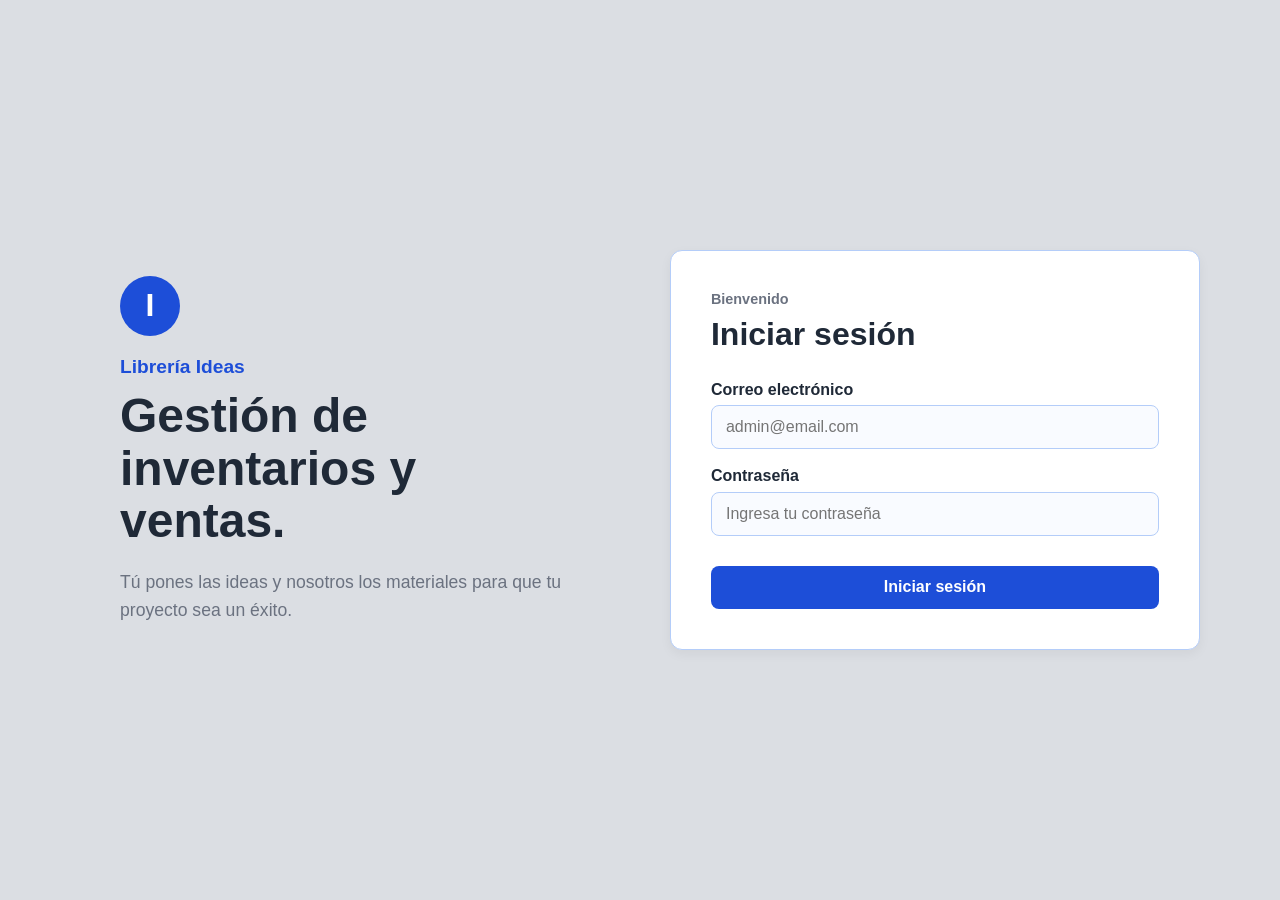
<file: index.html>
<!DOCTYPE html>
<html lang="es">
<head>
    <meta charset="UTF-8">
    <meta name="viewport" content="width=device-width, initial-scale=1.0">
    <title>Librería Ideas | Login</title>
    <link rel="stylesheet" href="./css/normalize.css" />
    <link rel="stylesheet" href="./css/style.css" />
</head>
<body>
    <div class="login-page">
        <div class="banner">
            <div class="banner-logo">I</div>
            <p class="banner-title">Librería Ideas</p>
            <h1>Gestión de inventarios y ventas.</h1>
            <p class="banner-text">
                Tú pones las ideas y nosotros los materiales para que tu proyecto sea un éxito.
            </p>
        </div>
        <div class="login-form">
            <p class="welcome">Bienvenido</p>
            <h2>Iniciar sesión</h2>

            <form action="dashboard.html" method="get" class="form-login">
                <div>
                    <label>Correo electrónico</label>
                    <input type="email" name="email" placeholder="admin@email.com" required autocomplete="email">
                </div>

                <div>
                    <label>Contraseña</label>
                    <input type="password" name="password" placeholder="Ingresa tu contraseña" required autocomplete="current-password">
                </div>

                <button type="submit">Iniciar sesión</button>
            </form>
        </div>
    </div>
</body>
</html>
</file>
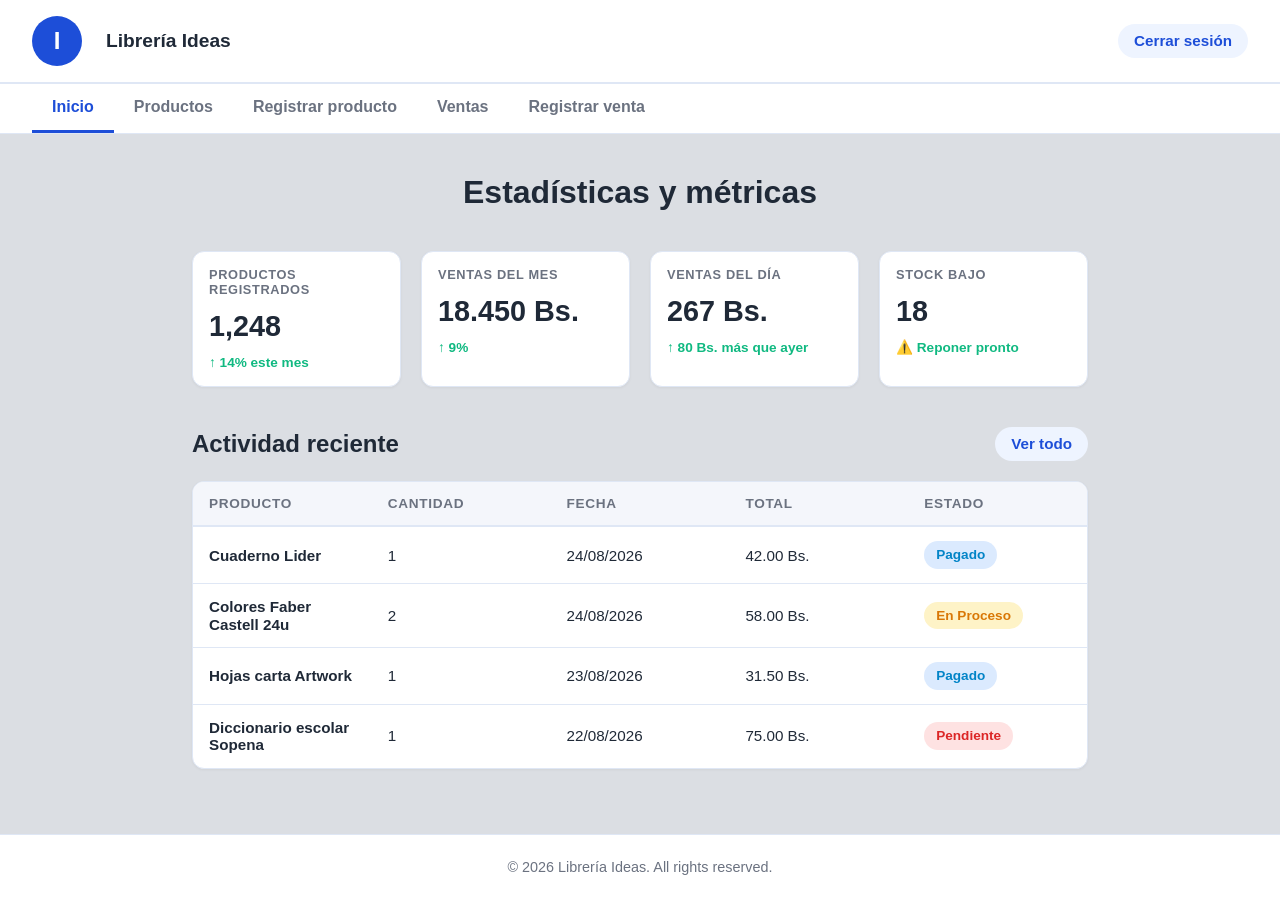
<file: dashboard.html>
<!DOCTYPE html>
<html lang="es">

<head>
  <meta charset="UTF-8">
  <meta name="viewport" content="width=device-width, initial-scale=1.0">
  <title>Librería Ideas | Dashboard</title>
  <link rel="stylesheet" href="./css/normalize.css" />
  <link rel="stylesheet" href="./css/style.css" />
</head>

<body>
  <header>
    <div class="top-bar">
      <div class="banner-logo">I</div>
      <span>Librería Ideas</span>
      <a href="index.html" class="sale-link">Cerrar sesión</a>
    </div>
    <nav>
      <a class="active" href="dashboard.html">Inicio</a>
      <a href="pages/productos.html">Productos</a>
      <a href="pages/add-producto.html">Registrar producto</a>
      <a href="pages/ventas.html">Ventas</a>
      <a href="pages/add-venta.html">Registrar venta</a>
    </nav>

  </header>
  <main>
    <div class="content-header">
      <h2>Estadísticas y métricas</h2>
    </div>

    <section class="content-grid">
      <div class="card-metric">
        <div class="label">Productos registrados</div>
        <div class="value metric-products">1,248</div>
        <div class="trend">↑ 14% este mes</div>
      </div>

      <div class="card-metric">
        <div class="label">Ventas del mes</div>
        <div class="value metric-month-sales">18.450 Bs.</div>
        <div class="trend">↑ 9%</div>
      </div>

      <div class="card-metric">
        <div class="label">Ventas del día</div>
        <div class="value metric-day-sales">267 Bs.</div>
        <div class="trend">↑ 80 Bs. más que ayer</div>
      </div>

      <div class="card-metric">
        <div class="label">Stock bajo</div>
        <div class="value metric-low-stock">18</div>
        <div class="trend">⚠️ Reponer pronto</div>
      </div>
    </section>

    <section class="table">
      <div class="table-panel">
        <div class="table-header">
          <h3>Actividad reciente</h3>
          <a href="pages/ventas.html" class="sale-link">Ver todo</a>
        </div>

        <div class="table-wrap">
          <table>
            <thead>
              <tr>
                <th>Producto</th>
                <th>Cantidad</th>
                <th>Fecha</th>
                <th>Total</th>
                <th>Estado</th>
              </tr>
            </thead>
            <tbody>

            </tbody>
          </table>
        </div>
      </div>
    </section>
  </main>
  <footer>
    <p>&copy; 2026 Librería Ideas. All rights reserved.</p>
  </footer>
  <script src="./js/ideas.js"></script>
</body>
</file>
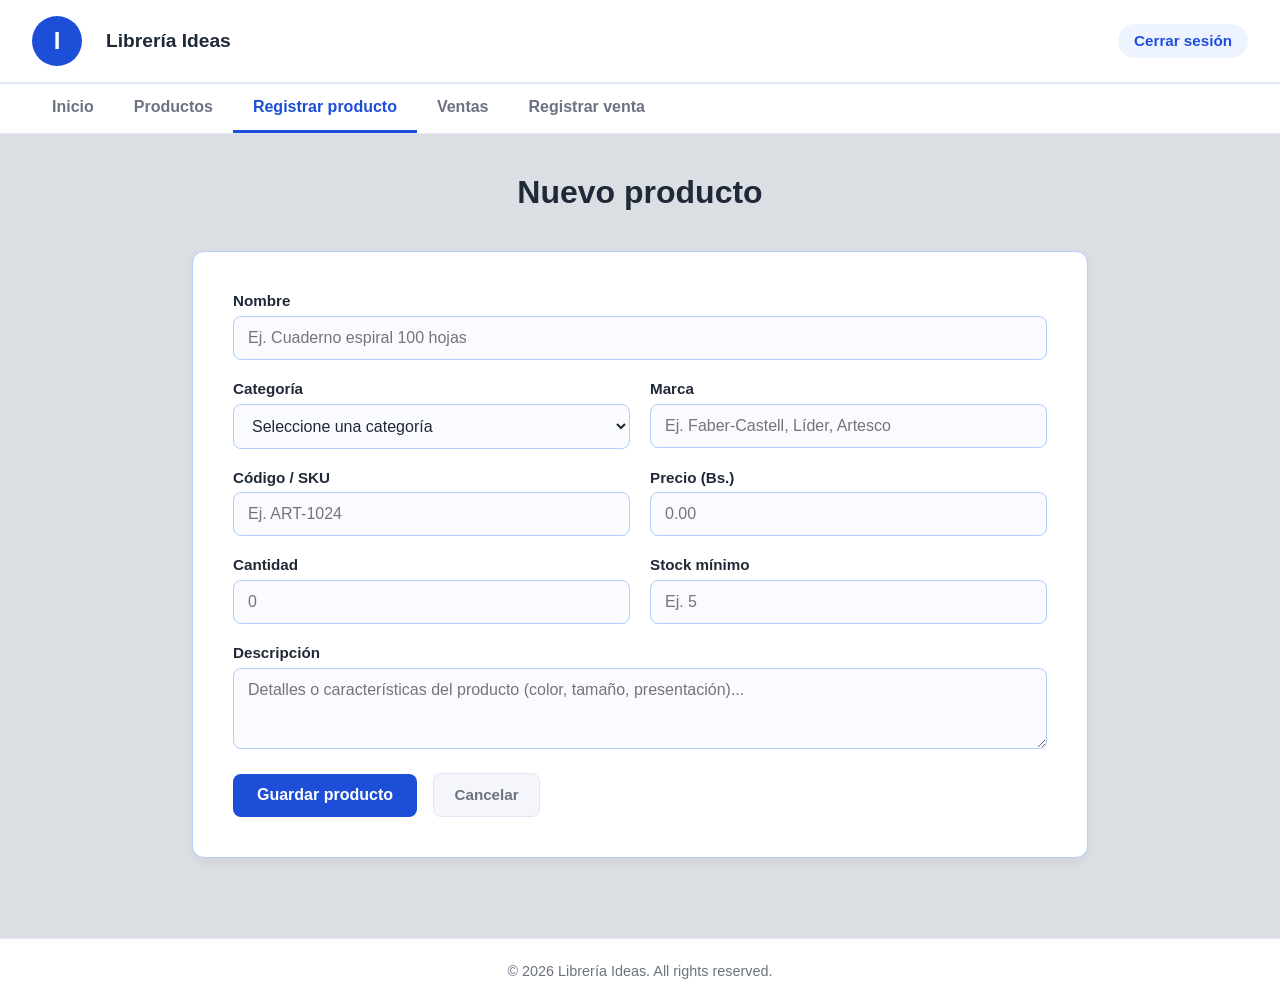
<file: pages/add-producto.html>
<!DOCTYPE html>
<html lang="es">

<head>
    <meta charset="UTF-8">
    <meta name="viewport" content="width=device-width, initial-scale=1.0">
    <title>Librería Ideas | Registrar Producto</title>
    <link rel="stylesheet" href="../css/normalize.css" />
    <link rel="stylesheet" href="../css/style.css" />
</head>

<body>
    <header>
        <div class="top-bar">
            <div class="banner-logo">I</div>
            <span>Librería Ideas</span>
            <a href="../index.html" class="sale-link">Cerrar sesión</a>
        </div>
        <nav>
            <a href="../dashboard.html">Inicio</a>
            <a href="productos.html">Productos</a>
            <a class="active" href="add-producto.html">Registrar producto</a>
            <a href="ventas.html">Ventas</a>
            <a href="add-venta.html">Registrar venta</a>
        </nav>

    </header>
    <main>
        <div class="content-header">
            <h2>Nuevo producto</h2>
        </div>

        <div class="form-register">
            <form class="form-add-product" action="productos.html" method="get">
                <div class="full-width">
                    <label>Nombre</label>
                    <input type="text" name="name" placeholder="Ej. Cuaderno espiral 100 hojas" required>
                </div>
                <div>
                    <label>Categoría</label>
                    <select name="category" required>
                        <option value="" disabled selected>Seleccione una categoría</option>
                        <option value="books">Cuadernos y Papelería</option>
                        <option value="pencils">Escritura y Colores</option>
                        <option value="paint">Arte y Manualidades</option>
                        <option value="geometry">Reglas y Geometría</option>
                        <option value="glues">Pegamentos y Tijeras</option>
                        <option value="bags">Mochilas y Estuches</option>
                        <option value="others">Otros útiles</option>
                    </select>
                </div>

                <div>
                    <label>Marca</label>
                    <input type="text" name="brand" placeholder="Ej. Faber-Castell, Líder, Artesco">
                </div>
                <div>
                    <label>Código / SKU</label>
                    <input type="text" name="sku" placeholder="Ej. ART-1024">
                </div>
                <div>
                    <label>Precio (Bs.)</label>
                    <input type="number" name="price" step="0.50" min="0" placeholder="0.00" required>
                </div>
                <div>
                    <label>Cantidad</label>
                    <input type="number" name="stock" min="0" placeholder="0" required>
                </div>

                <div>
                    <label>Stock mínimo</label>
                    <input type="number" name="min_stock" min="1" placeholder="Ej. 5">
                </div>

                <div class="full-width">
                    <label>Descripción</label>
                    <textarea name="description" rows="3"
                        placeholder="Detalles o características del producto (color, tamaño, presentación)..."></textarea>
                </div>

                <!-- Acciones del formulario -->
                <div class="full-width">
                    <button type="submit">Guardar producto</button>
                    <a href="productos.html">Cancelar</a>
                </div>
            </form>
        </div>
    </main>

    <footer>
        <p>&copy; 2026 Librería Ideas. All rights reserved.</p>
    </footer>

    <script src="../js/ideas.js"></script>
</body>

</html>
</file>
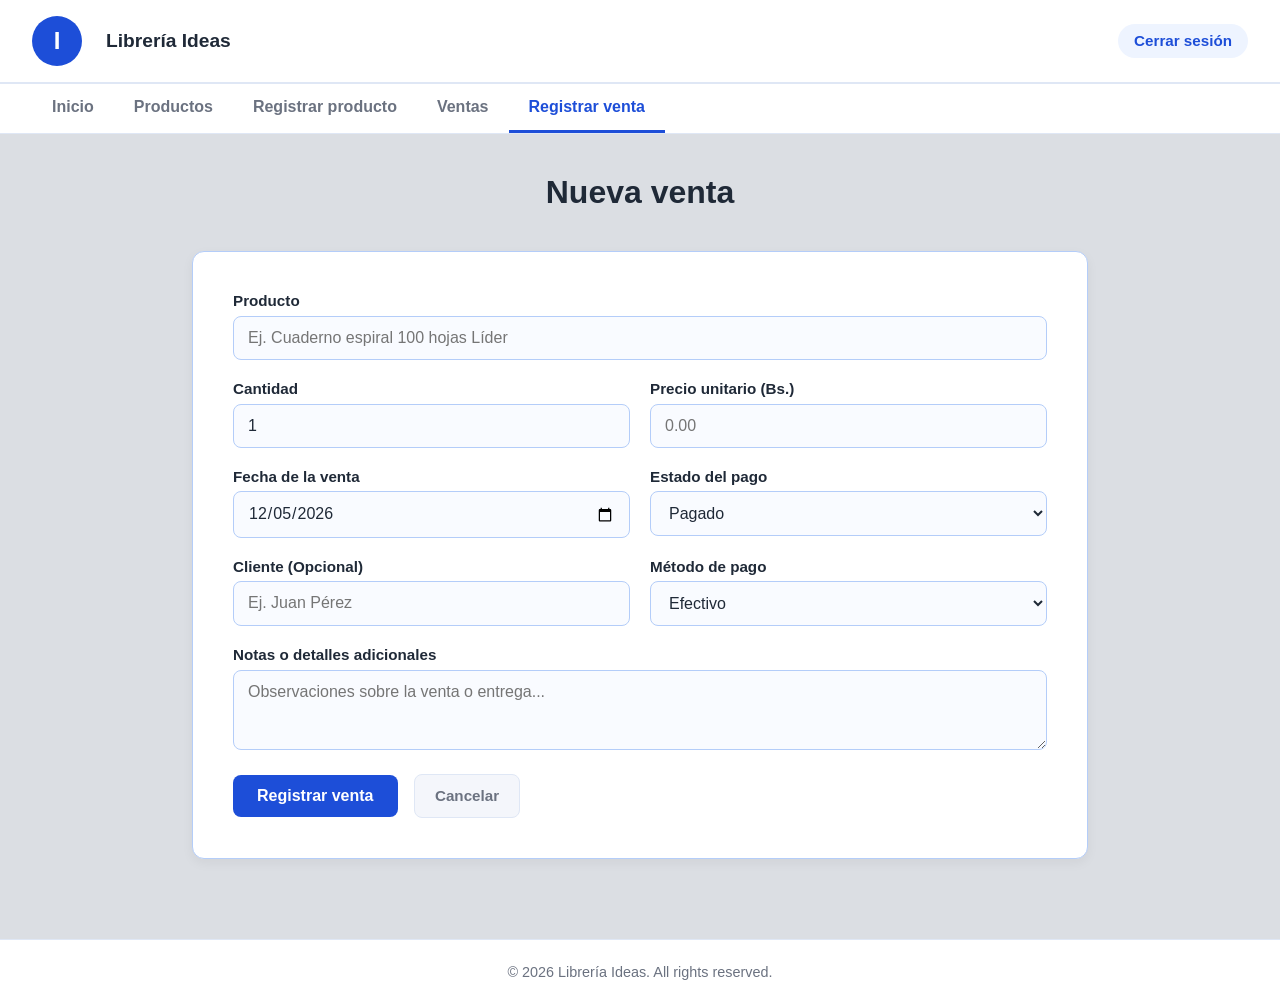
<file: pages/add-venta.html>
<!DOCTYPE html>
<html lang="es">

<head>
    <meta charset="UTF-8">
    <meta name="viewport" content="width=device-width, initial-scale=1.0">
    <title>Librería Ideas | Registrar Venta</title>
    <link rel="stylesheet" href="../css/normalize.css" />
    <link rel="stylesheet" href="../css/style.css" />
</head>

<body>
    <header>
        <div class="top-bar">
            <div class="banner-logo">I</div>
            <span>Librería Ideas</span>
            <a href="../index.html" class="sale-link">Cerrar sesión</a>
        </div>
        <nav>
            <a href="../dashboard.html">Inicio</a>
            <a href="productos.html">Productos</a>
            <a href="add-producto.html">Registrar producto</a>
            <a href="ventas.html">Ventas</a>
            <a class="active" href="add-venta.html">Registrar venta</a>
        </nav>

    </header>
    <main>
        <div class="content-header">
            <h2>Nueva venta</h2>
        </div>

        <div class="form-register">
            <form class="form-add-sale" action="ventas.html" method="get">
                <div class="full-width">
                    <label>Producto</label>
                    <input type="text" name="product" placeholder="Ej. Cuaderno espiral 100 hojas Líder"
                        required>
                </div>

                <div>
                    <label>Cantidad</label>
                    <input type="number" name="quantity" min="1" value="1" placeholder="1" required>
                </div>

                <div>
                    <label>Precio unitario (Bs.)</label>
                    <input type="number" name="price" step="0.50" min="0" placeholder="0.00" required>
                </div>

                <div>
                    <label>Fecha de la venta</label>
                    <input type="date" name="date" required>
                </div>

                <div>
                    <label>Estado del pago</label>
                    <select name="status" required>
                        <option value="ok" selected>Pagado</option>
                        <option value="warn">En proceso</option>
                        <option value="danger">Pendiente</option>
                    </select>
                </div>

                <div>
                    <label>Cliente (Opcional)</label>
                    <input type="text" name="customer" placeholder="Ej. Juan Pérez">
                </div>

                <div>
                    <label>Método de pago</label>
                    <select name="payment_method">
                        <option value="efectivo" selected>Efectivo</option>
                        <option value="qr">Transferencia / QR</option>
                        <option value="tarjeta">Tarjeta Débito/Crédito</option>
                    </select>
                </div>

                <div class="full-width">
                    <label>Notas o detalles adicionales</label>
                    <textarea name="notes" rows="2"
                        placeholder="Observaciones sobre la venta o entrega..."></textarea>
                </div>

                <!-- Acciones del formulario -->
                <div class="full-width">
                    <button type="submit">Registrar venta</button>
                    <a href="ventas.html">Cancelar</a>
                </div>
            </form>
        </div>
    </main>

    <footer>
        <p>&copy; 2026 Librería Ideas. All rights reserved.</p>
    </footer>

    <script src="../js/ideas.js"></script>
</body>

</html>
</file>
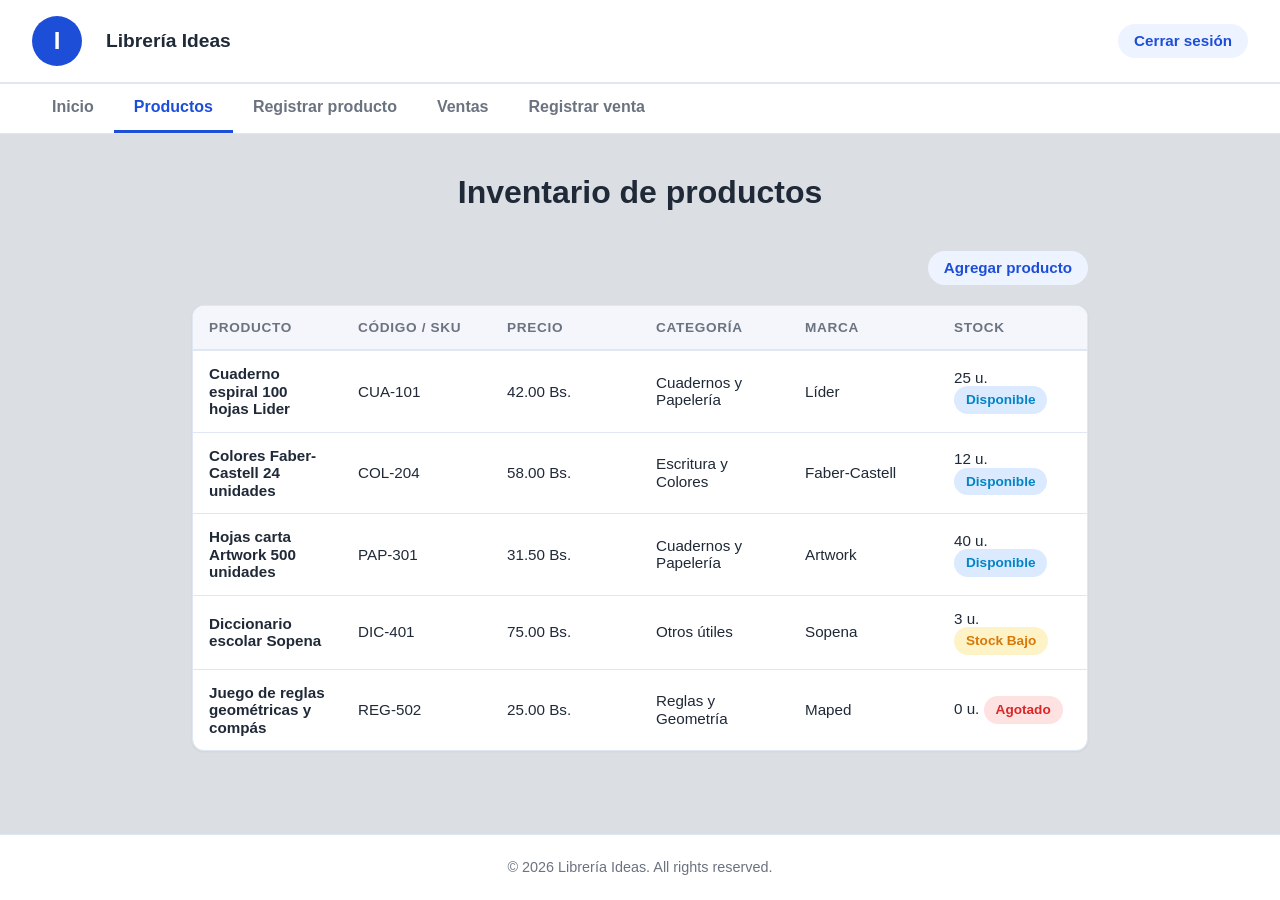
<file: pages/productos.html>
<!DOCTYPE html>
<html lang="es">

<head>
  <meta charset="UTF-8">
  <meta name="viewport" content="width=device-width, initial-scale=1.0">
  <title>Librería Ideas | Productos</title>
  <link rel="stylesheet" href="../css/normalize.css" />
  <link rel="stylesheet" href="../css/style.css" />
</head>

<body>
  <header>
    <div class="top-bar">
      <div class="banner-logo">I</div>
      <span>Librería Ideas</span>
      <a href="../index.html" class="sale-link">Cerrar sesión</a>
    </div>
    <nav>
      <a href="../dashboard.html">Inicio</a>
      <a class="active" href="productos.html">Productos</a>
      <a href="add-producto.html">Registrar producto</a>
      <a href="ventas.html">Ventas</a>
      <a href="add-venta.html">Registrar venta</a>
    </nav>

  </header>
  <main>
    <div class="content-header">
      <h2>Inventario de productos</h2>
    </div>

    <section class="table">
      <div class="table-panel">
        <div class="table-header">
          <a href="add-producto.html" class="sale-link">Agregar producto</a>
        </div>

        <div class="table-wrap">
          <table>
            <thead>
              <tr>
                <th>Producto</th>
                <th>Código / SKU</th>
                <th>Precio</th>
                <th>Categoría</th>
                <th>Marca</th>
                <th>Stock</th>
              </tr>
            </thead>
            <tbody>

            </tbody>
          </table>
        </div>
      </div>
    </section>
  </main>
  <footer>
    <p>&copy; 2026 Librería Ideas. All rights reserved.</p>
  </footer>
  <script src="../js/ideas.js"></script>
</body>

</html>
</file>
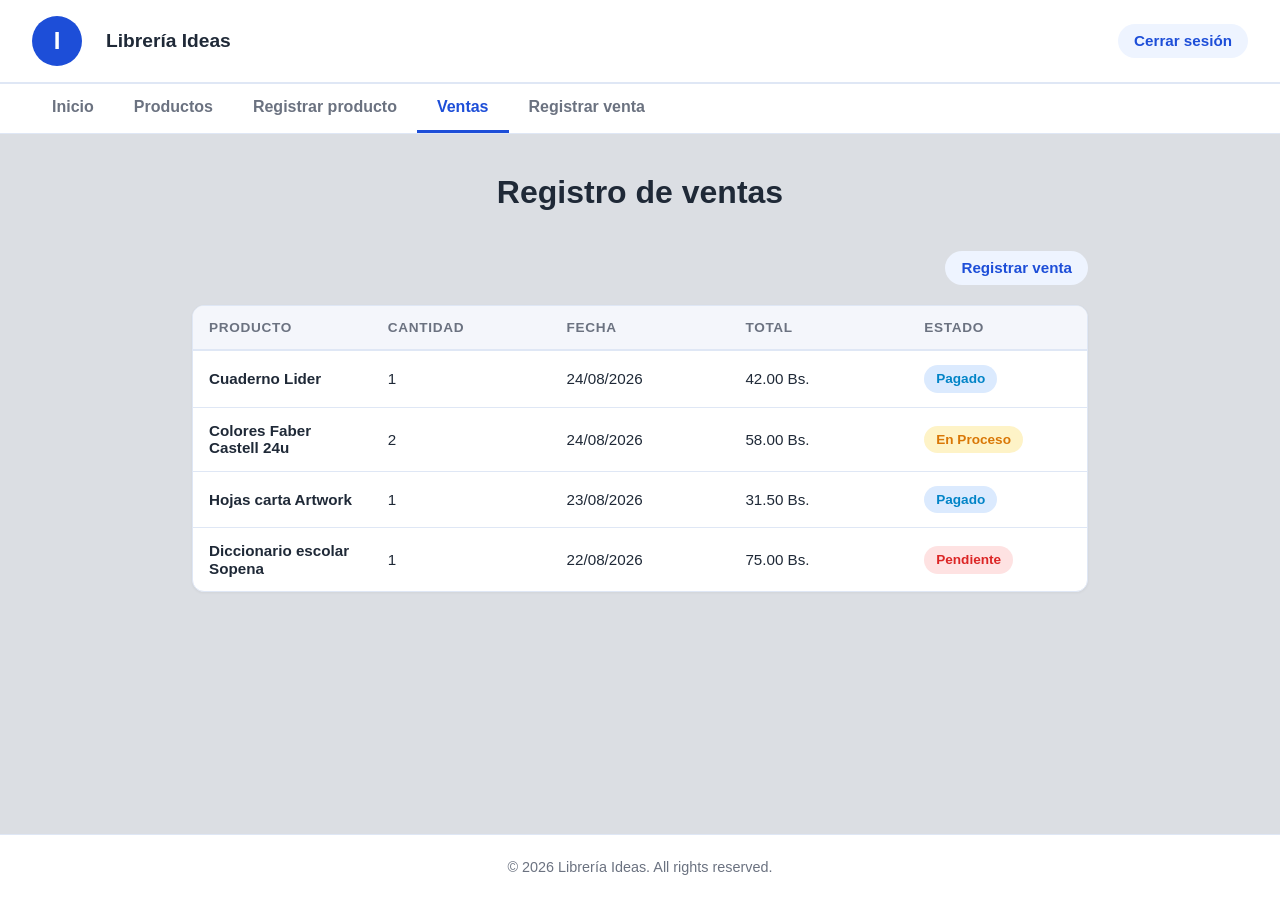
<file: pages/ventas.html>
<!DOCTYPE html>
<html lang="es">

<head>
    <meta charset="UTF-8">
    <meta name="viewport" content="width=device-width, initial-scale=1.0">
    <title>Librería Ideas | Ventas</title>
    <link rel="stylesheet" href="../css/normalize.css" />
    <link rel="stylesheet" href="../css/style.css" />
</head>

<body>
    <header>
        <div class="top-bar">
            <div class="banner-logo">I</div>
            <span>Librería Ideas</span>
            <a href="../index.html" class="sale-link">Cerrar sesión</a>
        </div>
        <nav>
            <a href="../dashboard.html">Inicio</a>
            <a href="productos.html">Productos</a>
            <a href="add-producto.html">Registrar producto</a>
            <a class="active" href="ventas.html">Ventas</a>
            <a href="add-venta.html">Registrar venta</a>
        </nav>

    </header>
    <main>
        <div class="content-header">
            <h2>Registro de ventas</h2>
        </div>

        <section class="table">
            <div class="table-panel">
                <div class="table-header">
                    <a href="add-venta.html" class="sale-link">Registrar venta</a>
                </div>

                <div class="table-wrap">
                    <table>
                        <thead>
                            <tr>
                                <th>Producto</th>
                                <th>Cantidad</th>
                                <th>Fecha</th>
                                <th>Total</th>
                                <th>Estado</th>
                            </tr>
                        </thead>
                        <tbody>

                        </tbody>
                    </table>
                </div>
            </div>
        </section>
    </main>
    <footer>
        <p>&copy; 2026 Librería Ideas. All rights reserved.</p>
    </footer>
    <script src="../js/ideas.js"></script>
</body>

</html>
</file>
<file: css/style.css>
:root {
  --color-primary: #1d4ed8;
  --color-primary-dark: #163cad;
  --color-primary-light: #eef4ff;
  --color-primary-hover: #e0f2fe;
  --color-bg: #dbdee3;
  --color-surface: #ffffff;
  --color-surface-alt: #f9fbff;
  --color-surface-table: #f4f6fb;
  --color-border: #dfe7f5;
  --color-border-input: #b4cdf9;
  --color-text: #1f2937;
  --color-text-muted: #6b7280;
  --color-success: #10b981;
  --color-success-bg: #dbeafe;
  --color-success-text: #0284c7;
  --color-warning: #d97706;
  --color-warning-bg: #fef3c7;
  --color-warning-text: #d97706;
  --color-danger: #dc2626;
  --color-danger-bg: #fee2e2;
  --color-danger-text: #dc2626;
  --radius-card: 12px;
  --radius-btn: 8px;
  --radius-pill: 20px;
  --shadow-sm: 0 1px 3px rgba(0, 0, 0, 0.05);
  --shadow-md: 0 4px 12px rgba(0, 0, 0, 0.05);
}

* {
  box-sizing: border-box;
}

body {
  margin: 0;
  font-family: Arial, sans-serif;
  background: var(--color-bg);
  color: var(--color-text);
  min-height: 100vh;
  display: flex;
  flex-direction: column;
}

main {
  flex: 1;
  padding-bottom: 40px;
}

.login-page {
  min-height: 100vh;
  display: flex;
  align-items: center;
  justify-content: space-between;
  gap: 60px;
  padding: 40px 80px;
}

.banner {
  width: 50%;
  padding: 40px;
  color: var(--color-text);
}

.banner-logo {
  width: 60px;
  height: 60px;
  display: flex;
  align-items: center;
  justify-content: center;
  border-radius: 50%;
  background: var(--color-primary);
  color: #ffffff;
  font-size: 2rem;
  font-weight: bold;
}

.banner-title {
  margin: 20px 0 12px;
  color: var(--color-primary);
  font-size: 1.2rem;
  font-weight: bold;
}

.banner h1 {
  max-width: 500px;
  margin: 0 0 20px;
  font-size: 3rem;
  line-height: 1.1;
}

.banner-text {
  max-width: 480px;
  margin: 0;
  color: var(--color-text-muted);
  font-size: 1.1rem;
  line-height: 1.6;
}

.login-form {
  width: 50%;
  padding: 40px;
  background: var(--color-surface);
  border-radius: var(--radius-card);
  border: 1px solid var(--color-border-input);
  box-shadow: var(--shadow-md);
}

.welcome {
  margin: 0 0 8px;
  color: var(--color-text-muted);
  font-size: 0.9rem;
  font-weight: bold;
}

.login-form h2 {
  margin: 0 0 28px;
  font-size: 2rem;
  color: var(--color-text);
}

.login-form form {
  display: flex;
  flex-direction: column;
  gap: 18px;
}

.login-form label {
  display: block;
  font-weight: 700;
  color: var(--color-text);
  margin-bottom: 6px;
}

.login-form input {
  width: 100%;
  padding: 12px 14px;
  border: 1px solid var(--color-border-input);
  border-radius: var(--radius-btn);
  background: var(--color-surface-alt);
  font-size: 1rem;
  font-family: inherit;
  color: var(--color-text);
  transition: border-color 0.2s ease, background-color 0.2s ease;
}

.login-form input:focus {
  outline: none;
  border-color: var(--color-primary);
  background: var(--color-surface);
}

.login-form button {
  width: 100%;
  padding: 12px 18px;
  border: none;
  border-radius: var(--radius-btn);
  background: var(--color-primary);
  color: #ffffff;
  font-weight: 700;
  font-size: 1rem;
  cursor: pointer;
  margin-top: 12px;
  transition: background-color 0.2s ease;
}

.login-form button:hover {
  background: var(--color-primary-dark);
}

header {
  background: var(--color-surface);
  border-bottom: 1px solid var(--color-border);
}

.top-bar {
  display: flex;
  align-items: center;
  justify-content: space-between;
  padding: 16px 32px;
  gap: 24px;
}

.top-bar .banner-logo {
  width: 50px;
  height: 50px;
  border-radius: 50%;
  background: var(--color-primary);
  color: #ffffff;
  font-size: 1.5rem;
  font-weight: bold;
  display: flex;
  align-items: center;
  justify-content: center;
  flex-shrink: 0;
}

.top-bar span {
  font-size: 1.2rem;
  font-weight: 700;
  color: var(--color-text);
}

nav {
  display: flex;
  gap: 0;
  padding: 0 32px;
  border-top: 2px solid var(--color-border);
}

nav a {
  padding: 14px 20px;
  text-decoration: none;
  color: var(--color-text-muted);
  font-weight: 600;
  border-bottom: 3px solid transparent;
  transition: all 0.2s ease;
  cursor: pointer;
}

nav a:hover {
  color: var(--color-primary);
  border-bottom-color: var(--color-primary);
}

nav a.active {
  color: var(--color-primary);
  border-bottom-color: var(--color-primary);
}

.sale-link {
  margin-left: auto;
  padding: 8px 16px;
  background: var(--color-primary-light);
  border-radius: var(--radius-pill);
  color: var(--color-primary);
  font-weight: 600;
  font-size: 0.95rem;
  text-decoration: none;
  transition: all 0.2s ease;
  display: inline-flex;
  align-items: center;
  justify-content: center;
}

.sale-link:hover {
  background-color: var(--color-primary-hover);
  color: var(--color-primary);
}

.content-header {
  text-align: center;
  margin-top: 40px;
  margin-bottom: 40px;
}

.content-header h2 {
  margin: 0;
  font-size: 2rem;
  color: var(--color-text);
}

.content-grid {
  display: grid;
  grid-template-columns: repeat(4, 1fr);
  gap: 20px;
  width: 70%;
  margin: 0 auto 40px auto;
}

.card-metric {
  display: flex;
  flex-direction: column;
  gap: 12px;
  padding: 16px;
  background: var(--color-surface);
  border: 1px solid var(--color-border);
  border-radius: var(--radius-card);
  box-shadow: var(--shadow-sm);
}

.card-metric .label {
  font-size: 0.8rem;
  color: var(--color-text-muted);
  font-weight: 600;
  text-transform: uppercase;
  letter-spacing: 0.05em;
}

.card-metric .value {
  font-size: 1.8rem;
  font-weight: 700;
  color: var(--color-text);
}

.card-metric .trend {
  font-size: 0.85rem;
  color: var(--color-success);
  font-weight: 600;
}

.table-panel {
  width: 70%;
  margin: 0 auto;
}

.table-header {
  display: flex;
  align-items: center;
  justify-content: space-between;
  margin-bottom: 20px;
}

.table-header h3 {
  margin: 0;
  font-size: 1.5rem;
  color: var(--color-text);
}

.table-wrap {
  background: var(--color-surface);
  border-radius: var(--radius-card);
  border: 1px solid var(--color-border);
  overflow-x: auto;
  -webkit-overflow-scrolling: touch;
  box-shadow: var(--shadow-sm);
}

table {
  width: 100%;
  border-collapse: collapse;
  font-size: 0.95rem;
  table-layout: fixed;
  min-width: 600px;
}

thead {
  background: var(--color-surface-table);
  border-bottom: 2px solid var(--color-border);
}

th {
  padding: 14px 16px;
  text-align: left;
  font-weight: 700;
  color: var(--color-text-muted);
  text-transform: uppercase;
  font-size: 0.85rem;
  letter-spacing: 0.05em;
}

tbody tr {
  border-bottom: 1px solid var(--color-border);
}

tbody tr:last-child {
  border-bottom: none;
}

tbody tr:hover {
  background: var(--color-surface-alt);
  transition: background-color 0.2s ease;
}

td {
  padding: 14px 16px;
  color: var(--color-text);
  word-break: break-word;
}

.status {
  display: inline-block;
  padding: 6px 12px;
  border-radius: var(--radius-pill);
  font-size: 0.85rem;
  font-weight: 600;
  text-transform: capitalize;
}

.status.ok {
  background: var(--color-success-bg);
  color: var(--color-success-text);
}

.status.warn {
  background: var(--color-warning-bg);
  color: var(--color-warning-text);
}

.status.danger {
  background: var(--color-danger-bg);
  color: var(--color-danger-text);
}

.form-register {
  width: 70%;
  margin: 0 auto 40px auto;
  padding: 40px;
  background: var(--color-surface);
  border-radius: var(--radius-card);
  border: 1px solid var(--color-border-input);
  box-shadow: var(--shadow-md);
}

.form-register form {
  display: grid;
  grid-template-columns: repeat(2, 1fr);
  gap: 20px;
}

.form-register .full-width {
  grid-column: span 2;
}

.form-register label {
  display: block;
  font-weight: 700;
  color: var(--color-text);
  margin-bottom: 6px;
  font-size: 0.95rem;
}

.form-register input,
.form-register select,
.form-register textarea {
  width: 100%;
  padding: 12px 14px;
  border: 1px solid var(--color-border-input);
  border-radius: var(--radius-btn);
  background: var(--color-surface-alt);
  font-size: 1rem;
  font-family: inherit;
  color: var(--color-text);
  transition: border-color 0.2s ease, background-color 0.2s ease;
}

.form-register input:focus,
.form-register select:focus,
.form-register textarea:focus {
  outline: none;
  border-color: var(--color-primary);
  background: var(--color-surface);
}

.form-register textarea {
  resize: vertical;
  min-height: 80px;
}

.form-register button[type="submit"] {
  padding: 12px 24px;
  border: none;
  border-radius: var(--radius-btn);
  background: var(--color-primary);
  color: #ffffff;
  font-weight: 700;
  font-size: 1rem;
  cursor: pointer;
  transition: background-color 0.2s ease;
}

.form-register button[type="submit"]:hover {
  background: var(--color-primary-dark);
}

.form-register a {
  padding: 12px 20px;
  border-radius: var(--radius-btn);
  text-decoration: none;
  color: var(--color-text-muted);
  font-weight: 600;
  font-size: 0.95rem;
  background: var(--color-surface-table);
  border: 1px solid var(--color-border);
  transition: all 0.2s ease;
  margin-left: 12px;
  display: inline-block;
}

.form-register a:hover {
  background: var(--color-border);
  color: var(--color-text);
}

footer {
  background: var(--color-surface);
  border-top: 1px solid var(--color-border);
  padding: 24px 32px;
  text-align: center;
  color: var(--color-text-muted);
  font-size: 0.9rem;
  margin-top: auto;
}

footer p {
  margin: 0;
}

@media (max-width: 992px) {
  .login-page {
    padding: 40px;
    gap: 30px;
  }

  .content-grid {
    grid-template-columns: repeat(2, 1fr);
    width: 90%;
  }

  .form-register,
  .table-panel {
    width: 90%;
  }
}

@media (max-width: 768px) {
  .login-page {
    flex-direction: column;
    padding: 24px 16px;
    justify-content: center;
    min-height: 100vh;
    gap: 24px;
  }

  .banner,
  .login-form {
    width: 100%;
    padding: 24px 20px;
  }

  .banner h1 {
    font-size: 2rem;
  }

  .banner-text {
    font-size: 1rem;
  }

  .top-bar {
    padding: 12px 16px;
    flex-wrap: wrap;
    gap: 12px;
  }

  .top-bar .banner-logo {
    width: 40px;
    height: 40px;
    font-size: 1.2rem;
  }

  .top-bar span {
    font-size: 1.1rem;
  }

  nav {
    padding: 0 16px;
    overflow-x: auto;
    flex-wrap: nowrap;
    -webkit-overflow-scrolling: touch;
  }

  nav a {
    white-space: nowrap;
    padding: 12px 14px;
    font-size: 0.9rem;
  }

  .content-header {
    margin-top: 24px;
    margin-bottom: 24px;
  }

  .content-header h2 {
    font-size: 1.5rem;
  }

  .content-grid {
    grid-template-columns: 1fr;
    width: 94%;
    gap: 14px;
  }

  .form-register {
    width: 94%;
    padding: 24px 16px;
    margin-bottom: 30px;
  }

  .form-register form {
    grid-template-columns: 1fr;
    gap: 14px;
  }

  .form-register .full-width {
    grid-column: span 1;
  }

  .form-register button[type="submit"],
  .form-register a {
    width: 100%;
    text-align: center;
    margin-left: 0;
    margin-top: 8px;
  }

  .table-panel {
    width: 94%;
  }

  .table-header h3 {
    font-size: 1.2rem;
  }

  footer {
    padding: 16px;
    font-size: 0.85rem;
  }
}
</file>
